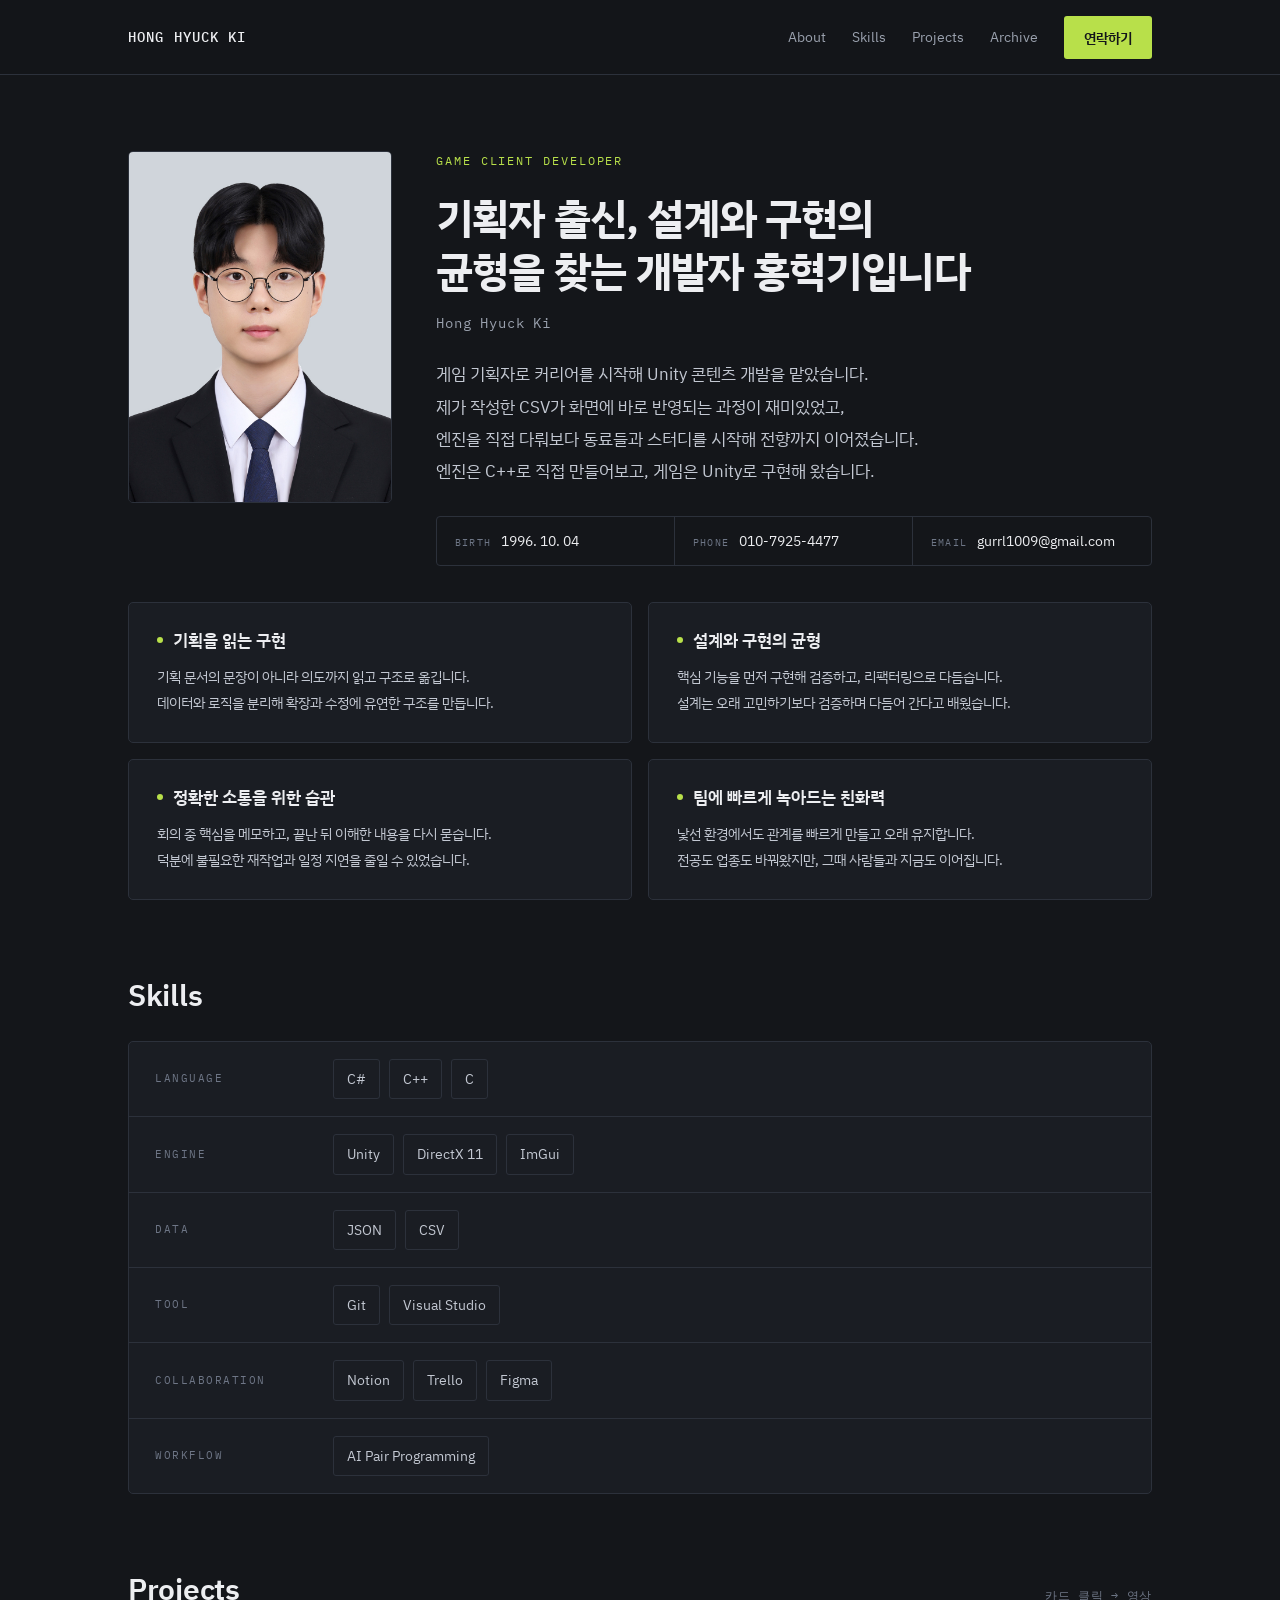
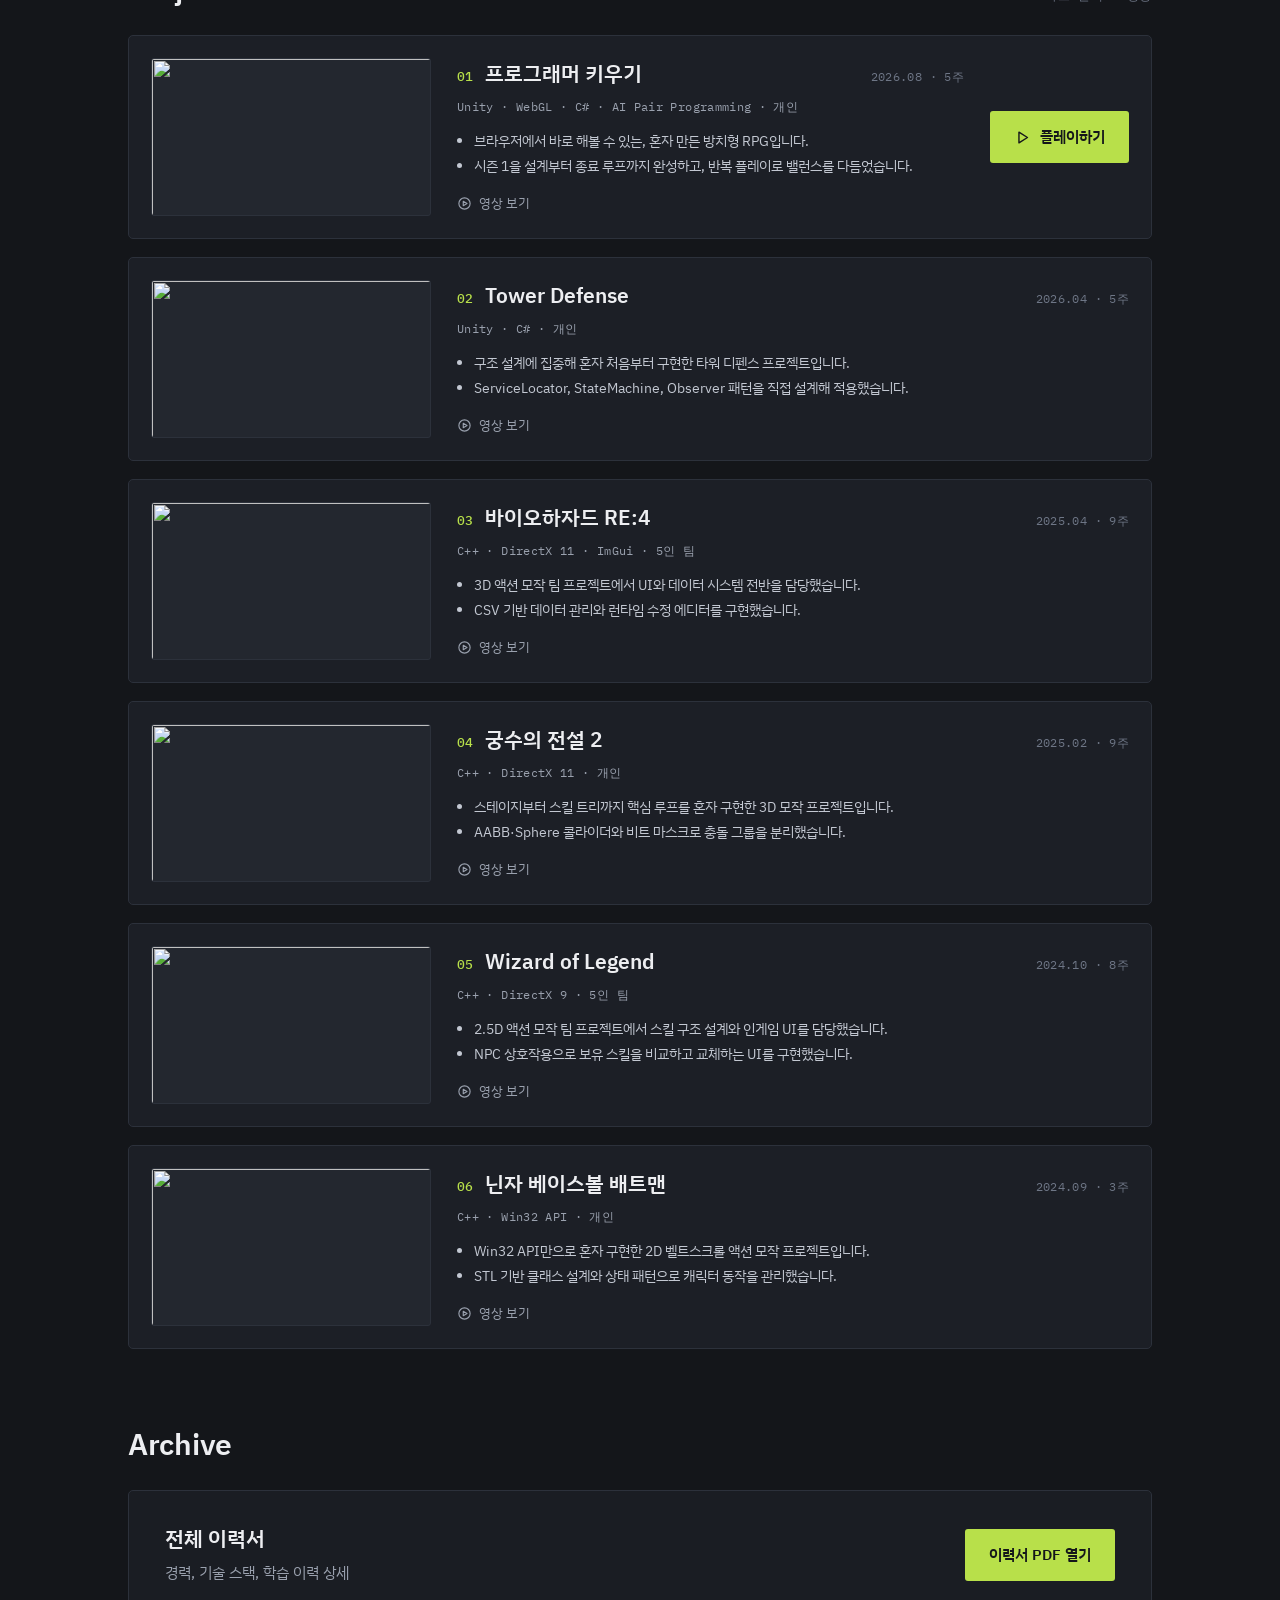
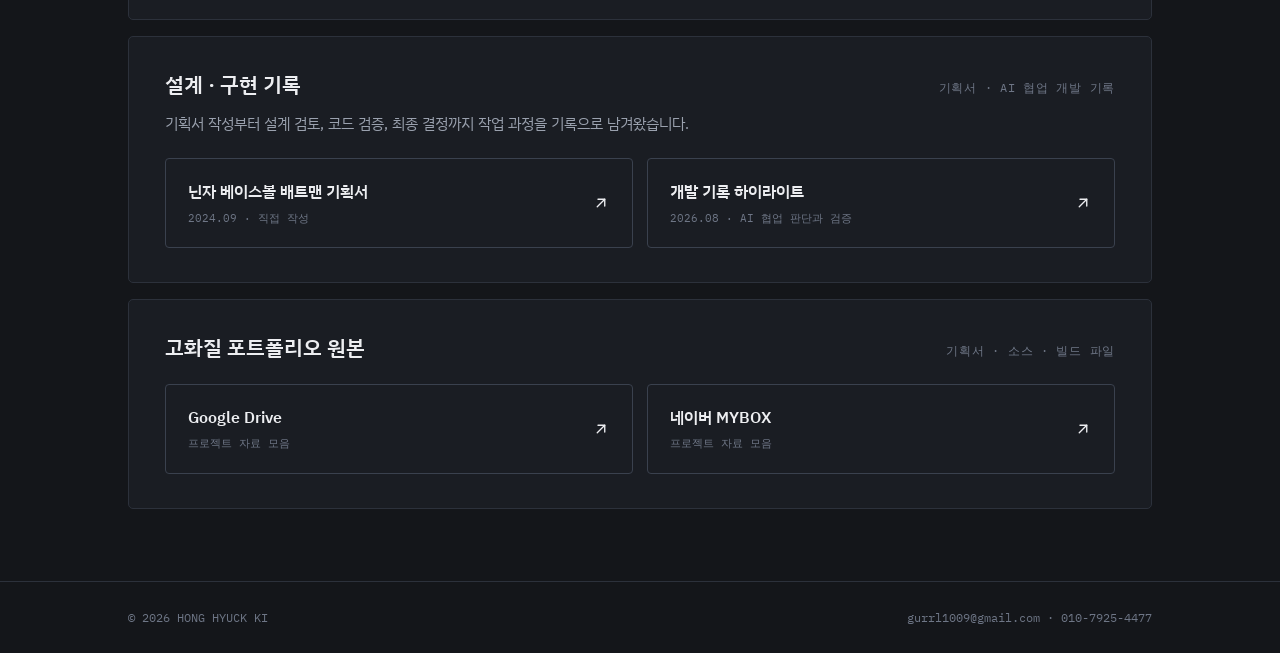
<file: index.html>
<!doctype html>
<html lang="ko">
<head>
<meta charset="utf-8">
<meta name="viewport" content="width=device-width, initial-scale=1">
<title>홍혁기 · 게임 클라이언트 개발자</title>
<meta name="description" content="기획자 출신, 설계와 구현의 균형을 찾는 게임 클라이언트 개발자 홍혁기의 포트폴리오입니다.">

<!-- 카카오톡·슬랙 등에 링크를 붙여넣었을 때 보이는 미리보기 정보 -->
<meta property="og:type" content="website">
<meta property="og:title" content="홍혁기 · 게임 클라이언트 개발자">
<meta property="og:description" content="기획자 출신, 설계와 구현의 균형을 찾는 게임 클라이언트 개발자입니다.">
<meta property="og:url" content="https://gorl1004.cloud">

<link rel="icon" href="data:image/svg+xml,<svg xmlns='http://www.w3.org/2000/svg' viewBox='0 0 100 100'><rect width='100' height='100' rx='18' fill='%2314161A'/><text y='68' x='50' text-anchor='middle' font-size='52' font-family='monospace' font-weight='700' fill='%23B8E04A'>H</text></svg>">

<link rel="preconnect" href="https://fonts.googleapis.com">
<link rel="preconnect" href="https://fonts.gstatic.com" crossorigin>
<link rel="stylesheet" href="https://fonts.googleapis.com/css2?family=IBM+Plex+Mono:wght@400;500&family=IBM+Plex+Sans+KR:wght@400;500;600;700&display=swap">
<link rel="stylesheet" href="style.css">
</head>

<body>

<a class="skip-link" href="#about">본문 바로가기</a>

<header class="site-header">
  <div class="shell header-inner">
    <a class="logo" href="#about">HONG HYUCK KI</a>
    <nav class="nav" aria-label="주요 메뉴">
      <a href="#about">About</a>
      <a href="#skills">Skills</a>
      <a href="#projects">Projects</a>
      <a href="#archive">Archive</a>
      <button type="button" class="btn btn-accent" id="contactOpen">연락하기</button>
    </nav>
  </div>
</header>

<main>

  <!-- ===== About : 첫 화면 ===== -->
  <section id="about" class="shell section section-about">
    <div class="about-top">
      <img class="profile" src="assets/profile.jpg" alt="홍혁기 프로필 사진" width="264" height="352">

      <div class="about-text">
        <p class="eyebrow">GAME CLIENT DEVELOPER</p>
        <h1 class="headline">기획자 출신, 설계와 구현의<br>균형을 찾는 개발자 홍혁기입니다</h1>
        <p class="name-en">Hong Hyuck Ki</p>

        <p class="intro">게임 기획자로 커리어를 시작해 Unity 콘텐츠 개발을 맡았습니다.<br>
          제가 작성한 CSV가 화면에 바로 반영되는 과정이 재미있었고,<br>
          엔진을 직접 다뤄보다 동료들과 스터디를 시작해 전향까지 이어졌습니다.<br>
          엔진은 C++로 직접 만들어보고, 게임은 Unity로 구현해 왔습니다.</p>

        <dl class="info-strip">
          <div class="info-item">
            <dt>BIRTH</dt>
            <dd>1996. 10. 04</dd>
          </div>
          <div class="info-item">
            <dt>PHONE</dt>
            <dd><a href="tel:01079254477">010-7925-4477</a></dd>
          </div>
          <div class="info-item">
            <dt>EMAIL</dt>
            <dd><a href="mailto:gurrl1009@gmail.com">gurrl1009@gmail.com</a></dd>
          </div>
        </dl>
      </div>
    </div>

    <ul class="strength-grid">
      <li class="card strength">
        <h3><span class="dot" aria-hidden="true"></span>기획을 읽는 구현</h3>
        <p>기획 문서의 문장이 아니라 의도까지 읽고 구조로 옮깁니다.<br>
          데이터와 로직을 분리해 확장과 수정에 유연한 구조를 만듭니다.</p>
      </li>
      <li class="card strength">
        <h3><span class="dot" aria-hidden="true"></span>설계와 구현의 균형</h3>
        <p>핵심 기능을 먼저 구현해 검증하고, 리팩터링으로 다듬습니다.<br>
          설계는 오래 고민하기보다 검증하며 다듬어 간다고 배웠습니다.</p>
      </li>
      <li class="card strength">
        <h3><span class="dot" aria-hidden="true"></span>정확한 소통을 위한 습관</h3>
        <p>회의 중 핵심을 메모하고, 끝난 뒤 이해한 내용을 다시 묻습니다.<br>
          덕분에 불필요한 재작업과 일정 지연을 줄일 수 있었습니다.</p>
      </li>
      <li class="card strength">
        <h3><span class="dot" aria-hidden="true"></span>팀에 빠르게 녹아드는 친화력</h3>
        <p>낯선 환경에서도 관계를 빠르게 만들고 오래 유지합니다.<br>
          전공도 업종도 바꿔왔지만, 그때 사람들과 지금도 이어집니다.</p>
      </li>
    </ul>
  </section>

  <!-- ===== Skills ===== -->
  <section id="skills" class="shell section">
    <h2 class="section-title">Skills</h2>

    <div class="card skill-table">
      <div class="skill-row">
        <p class="skill-label">LANGUAGE</p>
        <div class="tags">
          <span class="tag">C#</span>
          <span class="tag">C++</span>
          <span class="tag">C</span>
        </div>
      </div>
      <div class="skill-row">
        <p class="skill-label">ENGINE</p>
        <div class="tags">
          <span class="tag">Unity</span>
          <span class="tag">DirectX 11</span>
          <span class="tag">ImGui</span>
        </div>
      </div>
      <div class="skill-row">
        <p class="skill-label">DATA</p>
        <div class="tags">
          <span class="tag">JSON</span>
          <span class="tag">CSV</span>
        </div>
      </div>
      <div class="skill-row">
        <p class="skill-label">TOOL</p>
        <div class="tags">
          <span class="tag">Git</span>
          <span class="tag">Visual Studio</span>
        </div>
      </div>
      <div class="skill-row">
        <p class="skill-label">COLLABORATION</p>
        <div class="tags">
          <span class="tag">Notion</span>
          <span class="tag">Trello</span>
          <span class="tag">Figma</span>
        </div>
      </div>
      <div class="skill-row">
        <p class="skill-label">WORKFLOW</p>
        <div class="tags">
          <span class="tag">AI Pair Programming</span>
        </div>
      </div>
    </div>
  </section>

  <!-- ===== Projects : projects.json을 읽어 script.js가 카드를 만듭니다 ===== -->
  <section id="projects" class="shell section">
    <div class="section-head">
      <h2 class="section-title">Projects</h2>
      <span class="section-note">카드 클릭 → 영상</span>
    </div>
    <div class="project-list" id="projectList">
      <p class="loading">프로젝트를 불러오는 중...</p>
    </div>
  </section>

  <!-- ===== Archive ===== -->
  <section id="archive" class="shell section">
    <h2 class="section-title">Archive</h2>

    <div class="card archive-row">
      <div>
        <h3>전체 이력서</h3>
        <p>경력, 기술 스택, 학습 이력 상세</p>
      </div>
      <a class="btn btn-accent" href="assets/HongHyuckKi_Resume.pdf" target="_blank" rel="noopener">이력서 PDF 열기</a>
    </div>

    <div class="card archive-block">
      <div class="section-head">
        <h3>설계 · 구현 기록</h3>
        <span class="section-note">기획서 · AI 협업 개발 기록</span>
      </div>
      <p class="archive-desc">기획서 작성부터 설계 검토, 코드 검증, 최종 결정까지 작업 과정을 기록으로 남겨왔습니다.</p>
      <div class="cloud-grid">
        <a class="cloud-link" href="assets/HongHyuckKi_GameDesignDoc.pdf" target="_blank" rel="noopener">
          <span>
            <strong>닌자 베이스볼 배트맨 기획서</strong>
            <small>2024.09 · 직접 작성</small>
          </span>
          <svg width="18" height="18" viewBox="0 0 24 24" fill="none" stroke="currentColor" stroke-width="1.8" stroke-linecap="round" stroke-linejoin="round" aria-hidden="true"><path d="M7 17L17 7"></path><path d="M8 7h9v9"></path></svg>
        </a>
        <a class="cloud-link" href="https://waiting-aphid-e52.notion.site/3d4a1d5d75498014bc38d3b669e5d64d" target="_blank" rel="noopener">
          <span>
            <strong>개발 기록 하이라이트</strong>
            <small>2026.08 · AI 협업 판단과 검증</small>
          </span>
          <svg width="18" height="18" viewBox="0 0 24 24" fill="none" stroke="currentColor" stroke-width="1.8" stroke-linecap="round" stroke-linejoin="round" aria-hidden="true"><path d="M7 17L17 7"></path><path d="M8 7h9v9"></path></svg>
        </a>
      </div>
    </div>

    <div class="card archive-block">
      <div class="section-head">
        <h3>고화질 포트폴리오 원본</h3>
        <span class="section-note">기획서 · 소스 · 빌드 파일</span>
      </div>
      <div class="cloud-grid">
        <a class="cloud-link" href="https://drive.google.com/drive/folders/1UxmlJ2Ex-SSZm6WzZKhvs44NZOLb8-Fk?usp=sharing" target="_blank" rel="noopener">
          <span>
            <strong>Google Drive</strong>
            <small>프로젝트 자료 모음</small>
          </span>
          <svg width="18" height="18" viewBox="0 0 24 24" fill="none" stroke="currentColor" stroke-width="1.8" stroke-linecap="round" stroke-linejoin="round" aria-hidden="true"><path d="M7 17L17 7"></path><path d="M8 7h9v9"></path></svg>
        </a>
        <a class="cloud-link" href="https://naver.me/xtNywY7i" target="_blank" rel="noopener">
          <span>
            <strong>네이버 MYBOX</strong>
            <small>프로젝트 자료 모음</small>
          </span>
          <svg width="18" height="18" viewBox="0 0 24 24" fill="none" stroke="currentColor" stroke-width="1.8" stroke-linecap="round" stroke-linejoin="round" aria-hidden="true"><path d="M7 17L17 7"></path><path d="M8 7h9v9"></path></svg>
        </a>
      </div>
    </div>
  </section>

</main>

<footer class="site-footer">
  <div class="shell footer-inner">
    <span>© 2026 HONG HYUCK KI</span>
    <span>gurrl1009@gmail.com · 010-7925-4477</span>
  </div>
</footer>

<!-- ===== 연락하기 모달 ===== -->
<div class="modal-backdrop" id="contactModal" hidden>
  <div class="modal" role="dialog" aria-modal="true" aria-labelledby="contactTitle">
    <button type="button" class="modal-close" id="contactClose" aria-label="닫기">
      <svg width="18" height="18" viewBox="0 0 24 24" fill="none" stroke="currentColor" stroke-width="1.9" stroke-linecap="round" aria-hidden="true"><path d="M6 6l12 12"></path><path d="M18 6L6 18"></path></svg>
    </button>

    <p class="eyebrow">CONTACT</p>
    <h2 id="contactTitle" class="modal-name">홍혁기</h2>
    <p class="name-en">Hong Hyuck Ki</p>

    <div class="modal-fields">
      <div class="modal-field">
        <p class="skill-label">PHONE</p>
        <p><a href="tel:01079254477">010-7925-4477</a></p>
      </div>
      <div class="modal-field">
        <p class="skill-label">EMAIL</p>
        <p><a href="mailto:gurrl1009@gmail.com">gurrl1009@gmail.com</a></p>
      </div>
    </div>
  </div>
</div>

<script src="script.js"></script>

<!-- 방문 집계(GoatCounter). 쿠키를 쓰지 않고, 개별 방문자를 식별하지 않습니다.
     본인 방문을 빼려면 대시보드의 Settings에서 'disable for this browser'를 누르거나,
     이 사이트를 연 상태로 콘솔에 localStorage.setItem('skipgc', 't') 를 실행하면 됩니다. -->
<script data-goatcounter="https://gorl1004.goatcounter.com/count"
        async src="https://gc.zgo.at/count.js"></script>
</body>
</html>
</file>
<file: style.css>
/* ============================================================
   홍혁기 포트폴리오
   색·여백 값은 :root에 모아두었습니다. 톤을 바꾸고 싶으면
   여기 값만 고치면 전체에 반영됩니다.
   ============================================================ */

:root {
  --bg:            #14161A;  /* 페이지 배경 */
  --surface:       #1A1D23;  /* 카드 배경 */
  --surface-raised:#1C1F26;  /* 프로젝트 카드 배경 (한 단계 밝게) */
  --placeholder:   #23272F;  /* 이미지 자리 */
  --line:          #2C313B;  /* 기본 테두리 */
  --line-strong:   #3A414E;  /* 강조 테두리 */
  --text:          #EDEEF1;  /* 본문 */
  --text-soft:     #C3C8D2;  /* 설명문 */
  --text-mute:     #9AA1AE;  /* 보조 */
  --text-faint:    #6E7686;  /* 라벨 */
  --accent:        #B8E04A;  /* 포인트 색 */
  --accent-hover:  #D3EE85;

  --shell:   1120px;         /* 본문 최대 폭 */
  --gutter:  48px;           /* 좌우 여백 (데스크톱) */
  --radius:  5px;

  --sans: 'IBM Plex Sans KR', system-ui, -apple-system, sans-serif;
  --mono: 'IBM Plex Mono', ui-monospace, monospace;
}

* { box-sizing: border-box; }

html { scroll-behavior: smooth; }

/* 상단 고정 헤더에 가려지지 않도록 앵커 이동 시 여백을 둡니다. */
section[id] { scroll-margin-top: 80px; }

body {
  margin: 0;
  background: var(--bg);
  color: var(--text);
  font-family: var(--sans);
  font-size: 16px;
  line-height: 1.6;
  -webkit-font-smoothing: antialiased;
}

img { max-width: 100%; display: block; }

a { color: var(--accent); }
a:hover { color: var(--accent-hover); }

h1, h2, h3 { margin: 0; line-height: 1.3; }
p { margin: 0; }

/* 키보드 사용자를 위한 포커스 표시 */
a:focus-visible,
button:focus-visible {
  outline: 2px solid var(--accent);
  outline-offset: 3px;
}

/* 스크린리더·키보드 사용자용 본문 바로가기 */
.skip-link {
  position: absolute;
  left: -9999px;
  top: 0;
  z-index: 200;
  background: var(--accent);
  color: var(--bg);
  padding: 12px 20px;
  font-weight: 600;
  text-decoration: none;
}
.skip-link:focus { left: 12px; top: 12px; }

.shell {
  max-width: var(--shell);
  margin: 0 auto;
  padding-left: var(--gutter);
  padding-right: var(--gutter);
}

/* ========== 공통 요소 ========== */

.card {
  background: var(--surface);
  border: 1px solid var(--line);
  border-radius: var(--radius);
}

.btn {
  display: inline-flex;
  align-items: center;
  justify-content: center;
  gap: 9px;
  font-family: var(--sans);
  font-size: 15px;
  font-weight: 600;
  padding: 14px 24px;
  border: none;
  border-radius: 3px;
  text-decoration: none;
  cursor: pointer;
  white-space: nowrap;
}

.btn-accent {
  background: var(--accent);
  color: var(--bg);
}
.btn-accent:hover {
  background: var(--accent-hover);
  color: var(--bg);
}

.eyebrow {
  font-family: var(--mono);
  font-size: 12px;
  letter-spacing: 0.16em;
  color: var(--accent);
}

.section { padding-top: 76px; }

.section-title {
  font-size: 30px;
  font-weight: 600;
  letter-spacing: -0.01em;
}

.section-head {
  display: flex;
  align-items: baseline;
  justify-content: space-between;
  flex-wrap: wrap;
  gap: 12px;
}

.section-note {
  font-family: var(--mono);
  font-size: 12px;
  color: var(--text-faint);
  letter-spacing: 0.06em;
}

/* ========== 헤더 ========== */

.site-header {
  position: sticky;
  top: 0;
  z-index: 50;
  background: rgba(20, 22, 26, 0.92);
  backdrop-filter: blur(10px);
  -webkit-backdrop-filter: blur(10px);
  border-bottom: 1px solid var(--line);
}

.header-inner {
  display: flex;
  align-items: center;
  justify-content: space-between;
  flex-wrap: wrap;
  gap: 16px;
  padding-top: 14px;
  padding-bottom: 14px;
}

.logo {
  font-family: var(--mono);
  font-size: 14px;
  font-weight: 500;
  letter-spacing: 0.08em;
  color: var(--text);
  text-decoration: none;
}
.logo:hover { color: var(--accent); }

.nav {
  display: flex;
  align-items: center;
  flex-wrap: wrap;
  gap: 26px;
}

.nav a {
  font-size: 14px;
  color: var(--text-mute);
  text-decoration: none;
  padding: 12px 0;
}
.nav a:hover { color: var(--text); }

.nav .btn { padding: 12px 20px; font-size: 14px; }

/* ========== About ========== */

.about-top {
  display: flex;
  gap: 44px;
  align-items: flex-start;
  flex-wrap: wrap;
}

.profile {
  flex: 0 0 264px;
  width: 264px;
  height: 352px;
  object-fit: cover;
  border: 1px solid var(--line);
  border-radius: var(--radius);
}

.about-text {
  flex: 1 1 520px;
  min-width: 0;
}

.headline {
  margin-top: 20px;
  font-size: 42px;
  font-weight: 700;
  letter-spacing: -0.02em;
  line-height: 1.28;
}

.name-en {
  margin-top: 14px;
  font-family: var(--mono);
  font-size: 14px;
  letter-spacing: 0.06em;
  color: var(--text-mute);
}

.intro {
  margin-top: 24px;
  font-size: 17px;
  line-height: 1.9;
  color: var(--text-soft);
}

/* 생년월일·연락처 한 줄 띠 */
.info-strip {
  display: flex;
  flex-wrap: wrap;
  margin: 28px 0 0;
  border: 1px solid var(--line);
  border-radius: 4px;
  overflow: hidden;
}

.info-item {
  flex: 1 1 180px;
  display: flex;
  align-items: baseline;
  gap: 10px;
  padding: 13px 18px;
  border-right: 1px solid var(--line);
}
.info-item:last-child { border-right: none; }

.info-item dt {
  font-family: var(--mono);
  font-size: 10px;
  letter-spacing: 0.12em;
  color: var(--text-faint);
}

.info-item dd {
  margin: 0;
  font-size: 14px;
  color: var(--text);
}
.info-item dd a {
  color: inherit;
  text-decoration: none;
}
.info-item dd a:hover { color: var(--accent); }

/* 강점 카드 2×2 */
.strength-grid {
  display: grid;
  grid-template-columns: repeat(2, minmax(0, 1fr));
  gap: 16px;
  margin: 36px 0 0;
  padding: 0;
  list-style: none;
}

.strength { padding: 26px 28px; }

.strength h3 {
  display: flex;
  align-items: center;
  gap: 10px;
  font-size: 17px;
  font-weight: 600;
}

.dot {
  width: 6px;
  height: 6px;
  border-radius: 50%;
  background: var(--accent);
  flex: 0 0 6px;
}

.strength p {
  margin-top: 13px;
  font-size: 14px;
  line-height: 1.85;
  color: var(--text-soft);
}

/* ========== Skills ========== */

.skill-table {
  margin-top: 26px;
  overflow: hidden;
}

.skill-row {
  display: flex;
  align-items: center;
  gap: 28px;
  flex-wrap: wrap;
  padding: 17px 26px;
  border-bottom: 1px solid var(--line);
}
.skill-row:last-child { border-bottom: none; }

.skill-label {
  flex: 0 0 150px;
  font-family: var(--mono);
  font-size: 11px;
  letter-spacing: 0.14em;
  color: var(--text-faint);
}

.tags {
  display: flex;
  flex-wrap: wrap;
  gap: 9px;
  flex: 1 1 auto;
  min-width: 0;
}

.tag {
  font-size: 14px;
  color: var(--text-soft);
  border: 1px solid var(--line);
  border-radius: 3px;
  padding: 8px 13px;
}

/* ========== Projects ========== */

.project-list {
  display: flex;
  flex-direction: column;
  gap: 18px;
  margin-top: 26px;
}

.loading {
  color: var(--text-faint);
  font-family: var(--mono);
  font-size: 13px;
  padding: 40px 0;
  text-align: center;
}

.project-card {
  position: relative;
  display: flex;
  gap: 26px;
  padding: 22px;
  background: var(--surface-raised);
  border: 1px solid var(--line);
  border-radius: var(--radius);
  transition: border-color .15s ease, transform .15s ease;
}

.project-card:hover {
  border-color: var(--line-strong);
  transform: translateY(-2px);
}

/* 카드 전체를 덮는 투명 링크 — 어디를 눌러도 영상으로 이동합니다.
   그 위에 올라가는 '플레이하기' 버튼만 z-index로 띄워 따로 동작합니다. */
.card-link {
  position: absolute;
  inset: 0;
  border-radius: var(--radius);
  z-index: 1;
}

.thumb {
  flex: 0 0 280px;
  width: 280px;
  height: 158px;
  object-fit: cover;
  background: var(--placeholder);
  border: 1px solid var(--line);
  border-radius: 3px;
}

.project-body {
  flex: 1 1 auto;
  min-width: 0;
  display: flex;
  flex-direction: column;
  gap: 9px;
  padding: 2px 0;
}

.project-head {
  display: flex;
  align-items: baseline;
  flex-wrap: wrap;      /* 좁은 화면에서 제목이 길면 기간이 다음 줄로 내려갑니다 */
  gap: 4px 12px;
}

.project-no {
  font-family: var(--mono);
  font-size: 13px;
  font-weight: 500;
  color: var(--accent);
}

.project-title {
  font-size: 21px;
  font-weight: 600;
}

/* 개발 기간. margin-left:auto로 제목과 떼어 오른쪽 끝에 붙입니다.
   카드마다 같은 위치에 오므로 스크롤만 내려도 연도가 세로로 읽힙니다. */
.project-period {
  margin-left: auto;
  flex: none;
  font-family: var(--mono);
  font-size: 12px;
  letter-spacing: 0.03em;
  color: var(--text-faint);
  white-space: nowrap;
}

.project-stack {
  font-family: var(--mono);
  font-size: 12px;
  letter-spacing: 0.03em;
  color: var(--text-mute);
}

.project-desc {
  margin: 4px 0 0;
  padding-left: 17px;
  color: var(--text-soft);
  font-size: 14px;
  line-height: 1.75;
}

.watch {
  margin-top: auto;
  display: flex;
  align-items: center;
  gap: 7px;
  color: var(--text-mute);
  font-size: 13px;
}

/* 플레이 버튼은 카드 전체 링크보다 위에 올라와야 따로 눌립니다. */
.play-slot {
  flex: 0 0 auto;
  align-self: center;
  position: relative;
  z-index: 2;
}

/* ========== Archive ========== */

.archive-row {
  display: flex;
  align-items: center;
  justify-content: space-between;
  flex-wrap: wrap;
  gap: 24px;
  margin-top: 26px;
  padding: 34px 36px;
}

.archive-row h3,
.archive-block h3 {
  font-size: 21px;
  font-weight: 600;
}

.archive-row p {
  margin-top: 9px;
  font-size: 15px;
  color: var(--text-mute);
}

.archive-block {
  margin-top: 16px;
  padding: 34px 36px;
}

/* 블록 제목 아래 한 줄 설명 */
.archive-desc {
  margin-top: 12px;
  font-size: 15px;
  line-height: 1.7;
  color: var(--text-mute);
}

/* 링크 개수에 따라 칸이 자동으로 2~3열로 잡힙니다. */
.cloud-grid {
  display: grid;
  grid-template-columns: repeat(auto-fit, minmax(260px, 1fr));
  gap: 14px;
  margin-top: 22px;
}

.cloud-link {
  display: flex;
  align-items: center;
  justify-content: space-between;
  gap: 14px;
  padding: 20px 22px;
  border: 1px solid var(--line-strong);
  border-radius: 4px;
  text-decoration: none;
  color: var(--text);
  transition: border-color .15s ease, background .15s ease;
}

.cloud-link:hover {
  border-color: var(--accent);
  background: rgba(184, 224, 74, 0.04);
  color: var(--text);
}

.cloud-link span {
  display: flex;
  flex-direction: column;
  gap: 5px;
  min-width: 0;
}

.cloud-link strong {
  font-size: 16px;
  font-weight: 600;
}

.cloud-link small {
  font-family: var(--mono);
  font-size: 11px;
  color: var(--text-faint);
}

/* ========== 푸터 ========== */

.site-footer {
  margin-top: 72px;
  border-top: 1px solid var(--line);
}

.footer-inner {
  display: flex;
  justify-content: space-between;
  flex-wrap: wrap;
  gap: 12px;
  padding-top: 26px;
  padding-bottom: 26px;
  font-family: var(--mono);
  font-size: 12px;
  color: var(--text-faint);
}

/* ========== 연락하기 모달 ========== */

.modal-backdrop {
  position: fixed;
  inset: 0;
  z-index: 100;
  display: flex;
  align-items: center;
  justify-content: center;
  padding: 24px;
  background: rgba(8, 9, 11, 0.72);
  backdrop-filter: blur(7px);
  -webkit-backdrop-filter: blur(7px);
}

.modal-backdrop[hidden] { display: none; }

.modal {
  position: relative;
  width: 420px;
  max-width: 100%;
  background: var(--surface-raised);
  border: 1px solid var(--line-strong);
  border-radius: 8px;
  padding: 36px 36px 32px;
  box-shadow: 0 28px 64px rgba(0, 0, 0, 0.55);
}

.modal-close {
  position: absolute;
  top: 10px;
  right: 10px;
  width: 44px;
  height: 44px;
  display: flex;
  align-items: center;
  justify-content: center;
  background: transparent;
  border: none;
  border-radius: 4px;
  color: var(--text-mute);
  cursor: pointer;
}
.modal-close:hover { color: var(--text); }

.modal-name {
  margin-top: 12px;
  font-size: 24px;
  font-weight: 600;
}

.modal .name-en { margin-top: 6px; font-size: 13px; }

.modal-fields {
  display: flex;
  flex-direction: column;
  gap: 12px;
  margin-top: 26px;
}

.modal-field {
  border: 1px solid var(--line);
  border-radius: var(--radius);
  padding: 18px 20px;
}

.modal-field p + p {
  margin-top: 8px;
  font-size: 18px;
  color: var(--text);
  word-break: break-all;
}

.modal-field a {
  color: inherit;
  text-decoration: none;
}
.modal-field a:hover { color: var(--accent); }

/* ============================================================
   반응형
   ============================================================ */

/* 태블릿 — 강점 카드와 클라우드 링크를 한 줄로 */
@media (max-width: 860px) {
  :root { --gutter: 28px; }

  .headline { font-size: 34px; }
  .intro { font-size: 16px; }

  .strength-grid,
  .cloud-grid { grid-template-columns: 1fr; }

  .profile {
    flex: 0 0 220px;
    width: 220px;
    height: 294px;
  }
}

/* 모바일 */
@media (max-width: 640px) {
  :root { --gutter: 20px; }

  .section { padding-top: 48px; }
  .section-title { font-size: 24px; }

  .header-inner { gap: 12px; }
  .nav { gap: 18px; }
  .nav a { font-size: 13px; }
  .logo { font-size: 12px; }

  .about-top { gap: 26px; }

  .profile {
    flex: 0 0 auto;
    width: 204px;
    height: 272px;
  }

  .headline { font-size: 28px; line-height: 1.35; }
  .intro { font-size: 15px; }

  /* 좁은 화면에서는 강제 줄바꿈이 오히려 들쭉날쭉해지므로 흐르게 둡니다. */
  .intro br,
  .strength p br { display: none; }

  .info-item {
    flex: 1 1 100%;
    border-right: none;
    border-bottom: 1px solid var(--line);
  }
  .info-item:last-child { border-bottom: none; }

  .strength { padding: 20px; }
  .strength h3 { font-size: 16px; }
  .strength p { font-size: 13px; }

  /* Skills — 라벨을 위로 올리고 태그를 아래에 */
  .skill-row {
    flex-direction: column;
    align-items: stretch;
    gap: 11px;
    padding: 16px 18px;
  }
  .skill-label { flex: none; }
  .tag { font-size: 13px; padding: 8px 12px; }

  /* 프로젝트 카드 — 세로 적층 */
  .project-card {
    flex-direction: column;
    gap: 16px;
    padding: 16px;
  }

  .thumb {
    flex: none;
    width: 100%;
    height: auto;
    aspect-ratio: 16 / 9;
  }

  .project-title { font-size: 18px; }
  .project-desc { font-size: 13px; }

  .play-slot { align-self: stretch; }
  .play-slot .btn { width: 100%; }

  .archive-row,
  .archive-block { padding: 22px; }

  .archive-row h3,
  .archive-block h3 { font-size: 18px; }

  .archive-row .btn { width: 100%; }

  .footer-inner { flex-direction: column; gap: 7px; }

  .modal { padding: 30px 24px 26px; }
  .modal-close { top: 8px; right: 8px; }
}

/* 움직임을 줄이도록 설정한 사용자에게는 전환 효과를 끕니다. */
@media (prefers-reduced-motion: reduce) {
  html { scroll-behavior: auto; }
  * { transition: none !important; }
}
</file>
